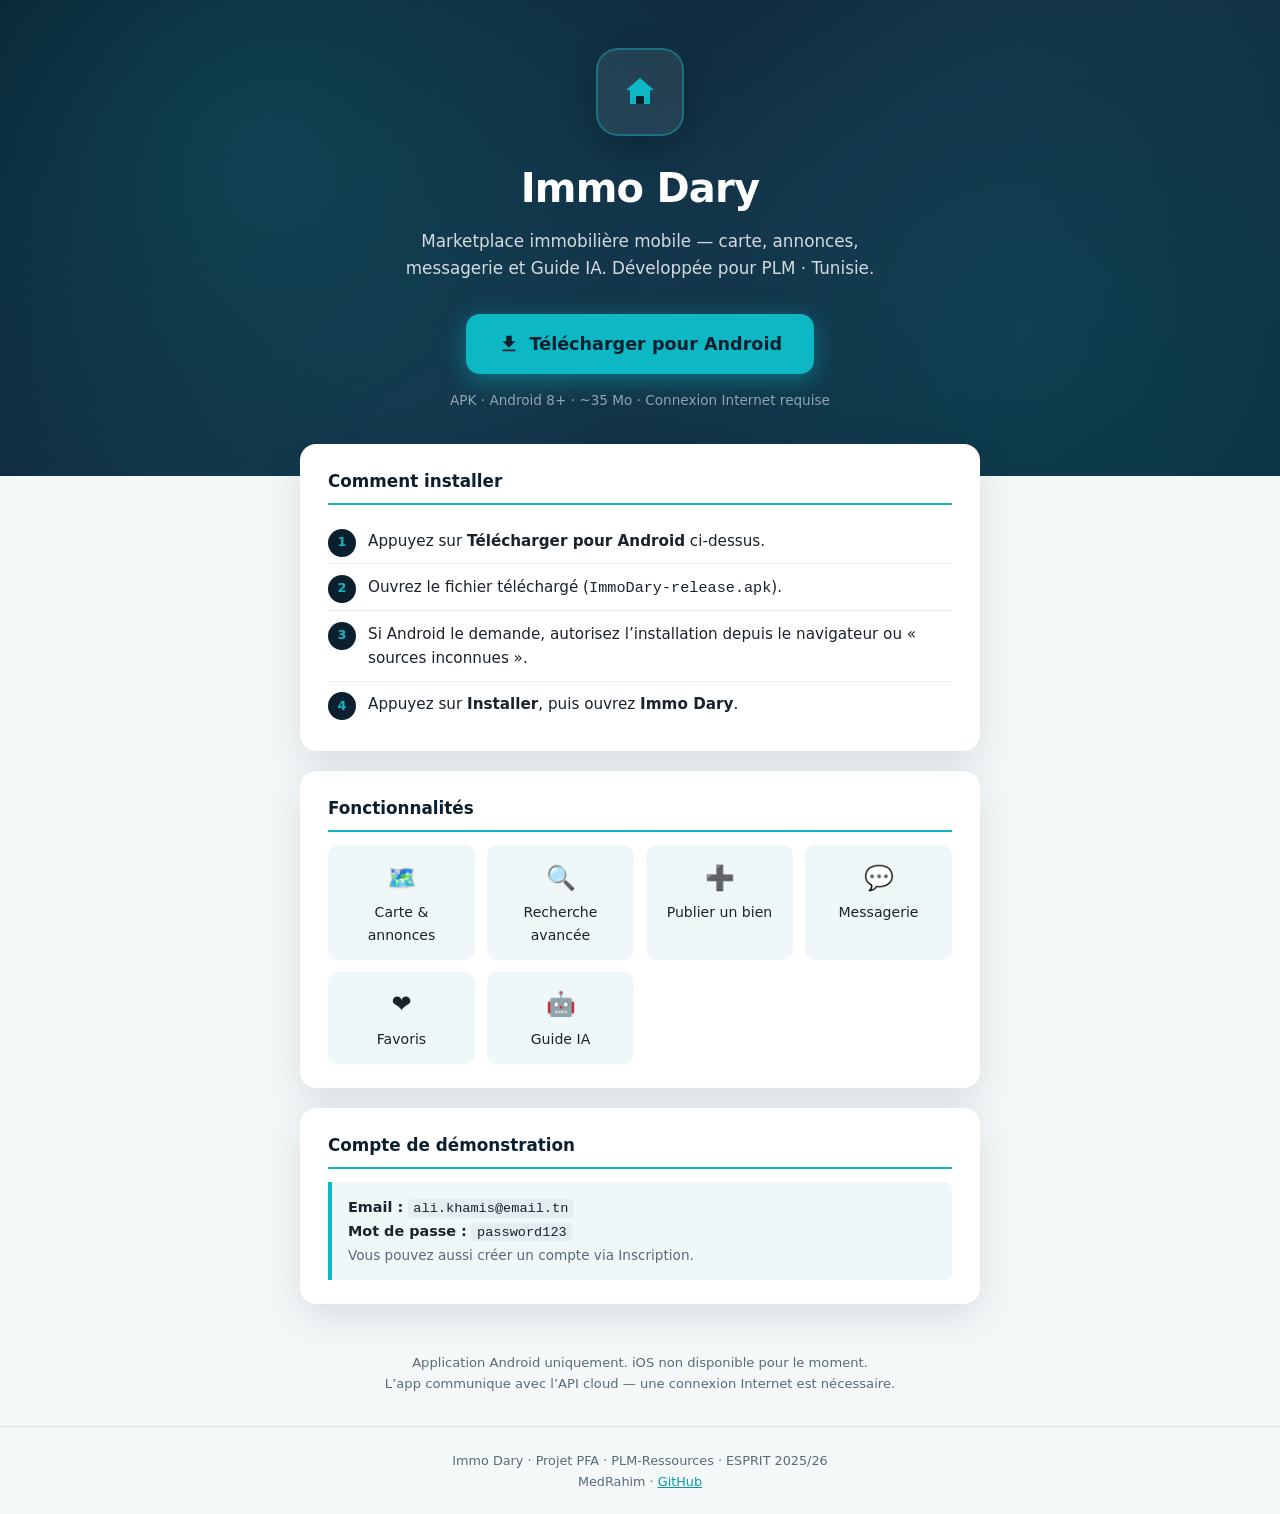
<file: immodary/index.html>
<!DOCTYPE html>
<html lang="fr">
<head>
  <meta charset="UTF-8" />
  <meta name="viewport" content="width=device-width, initial-scale=1.0" />
  <meta name="description" content="Immo Dary — application mobile de gestion immobilière. Téléchargez l'APK Android gratuitement." />
  <meta name="theme-color" content="#0B1F2E" />
  <title>Immo Dary — Télécharger l'application</title>
  <link rel="icon" href="data:image/svg+xml,%3Csvg xmlns='http://www.w3.org/2000/svg' viewBox='0 0 32 32'%3E%3Crect width='32' height='32' rx='8' fill='%230B1F2E'/%3E%3Cpath d='M16 7L7 15h3v9h12v-9h3L16 7z' fill='%230DB8C4'/%3E%3C/svg%3E" />
  <style>
    :root {
      --navy: #0B1F2E;
      --cyan: #0DB8C4;
      --cyan-dark: #0a9aa3;
      --bg: #f4f8f9;
      --text: #1a222c;
      --muted: #5a6a78;
      --card: #ffffff;
      --shadow: 0 12px 40px rgba(11, 31, 46, 0.12);
    }

    * { box-sizing: border-box; margin: 0; padding: 0; }

    body {
      font-family: "Segoe UI", system-ui, -apple-system, sans-serif;
      background: var(--bg);
      color: var(--text);
      line-height: 1.6;
      min-height: 100vh;
    }

    .hero {
      background: linear-gradient(145deg, var(--navy) 0%, #143247 55%, #0a3040 100%);
      color: #fff;
      padding: 3rem 1.25rem 4rem;
      text-align: center;
      position: relative;
      overflow: hidden;
    }

    .hero::before {
      content: "";
      position: absolute;
      inset: 0;
      background:
        radial-gradient(circle at 20% 30%, rgba(13, 184, 196, 0.18) 0%, transparent 45%),
        radial-gradient(circle at 80% 70%, rgba(13, 184, 196, 0.1) 0%, transparent 40%);
      pointer-events: none;
    }

    .hero-inner { position: relative; max-width: 640px; margin: 0 auto; }

    .logo {
      width: 88px;
      height: 88px;
      margin: 0 auto 1.25rem;
      background: rgba(255, 255, 255, 0.08);
      border: 2px solid rgba(13, 184, 196, 0.4);
      border-radius: 22px;
      display: flex;
      align-items: center;
      justify-content: center;
      box-shadow: 0 8px 32px rgba(0, 0, 0, 0.25);
    }

    .logo svg { width: 48px; height: 48px; }

    h1 {
      font-size: clamp(1.75rem, 5vw, 2.5rem);
      font-weight: 700;
      letter-spacing: -0.02em;
      margin-bottom: 0.5rem;
    }

    .tagline {
      font-size: 1.05rem;
      color: rgba(255, 255, 255, 0.82);
      margin-bottom: 2rem;
      max-width: 480px;
      margin-left: auto;
      margin-right: auto;
    }

    .btn-download {
      display: inline-flex;
      align-items: center;
      gap: 0.6rem;
      background: var(--cyan);
      color: var(--navy);
      font-size: 1.1rem;
      font-weight: 700;
      text-decoration: none;
      padding: 1rem 2rem;
      border-radius: 14px;
      box-shadow: 0 6px 24px rgba(13, 184, 196, 0.45);
      transition: transform 0.15s, background 0.15s, box-shadow 0.15s;
    }

    .btn-download:hover {
      background: #12d4e0;
      transform: translateY(-2px);
      box-shadow: 0 10px 32px rgba(13, 184, 196, 0.5);
    }

    .btn-download svg { width: 22px; height: 22px; flex-shrink: 0; }

    .meta {
      margin-top: 1rem;
      font-size: 0.85rem;
      color: rgba(255, 255, 255, 0.55);
    }

    main {
      max-width: 720px;
      margin: -2rem auto 3rem;
      padding: 0 1.25rem;
      position: relative;
    }

    .card {
      background: var(--card);
      border-radius: 16px;
      padding: 1.5rem 1.75rem;
      margin-bottom: 1.25rem;
      box-shadow: var(--shadow);
    }

    .card h2 {
      font-size: 1.05rem;
      color: var(--navy);
      margin-bottom: 0.85rem;
      padding-bottom: 0.5rem;
      border-bottom: 2px solid var(--cyan);
    }

    .steps {
      list-style: none;
      counter-reset: step;
    }

    .steps li {
      counter-increment: step;
      padding: 0.65rem 0 0.65rem 2.5rem;
      position: relative;
      border-bottom: 1px solid #e8eef2;
      font-size: 0.95rem;
    }

    .steps li:last-child { border-bottom: none; }

    .steps li::before {
      content: counter(step);
      position: absolute;
      left: 0;
      top: 0.65rem;
      width: 1.75rem;
      height: 1.75rem;
      background: var(--navy);
      color: var(--cyan);
      font-size: 0.8rem;
      font-weight: 700;
      border-radius: 50%;
      display: flex;
      align-items: center;
      justify-content: center;
    }

    .features {
      display: grid;
      grid-template-columns: repeat(auto-fit, minmax(140px, 1fr));
      gap: 0.75rem;
    }

    .feature {
      background: #f0f7f8;
      border-radius: 10px;
      padding: 0.85rem;
      text-align: center;
      font-size: 0.88rem;
    }

    .feature-icon { font-size: 1.5rem; margin-bottom: 0.25rem; }

    .demo-box {
      background: #f0f7f8;
      border-left: 4px solid var(--cyan);
      padding: 0.85rem 1rem;
      border-radius: 0 8px 8px 0;
      font-size: 0.9rem;
    }

    .demo-box code {
      background: #e2eef0;
      padding: 0.1rem 0.35rem;
      border-radius: 4px;
      font-size: 0.85rem;
    }

    .notice {
      font-size: 0.82rem;
      color: var(--muted);
      text-align: center;
      padding: 0 1rem 2rem;
    }

    footer {
      text-align: center;
      font-size: 0.8rem;
      color: var(--muted);
      padding: 1.5rem;
      border-top: 1px solid #dde5ea;
    }

    @media (max-width: 480px) {
      .hero { padding: 2.5rem 1rem 3.5rem; }
      .card { padding: 1.25rem; }
      .btn-download { width: 100%; justify-content: center; }
    }
  </style>
</head>
<body>

  <header class="hero">
    <div class="hero-inner">
      <div class="logo" aria-hidden="true">
        <svg viewBox="0 0 48 48" fill="none" xmlns="http://www.w3.org/2000/svg">
          <path d="M24 10L10 22h4v14h20V22h4L24 10z" fill="#0DB8C4"/>
          <rect x="20" y="28" width="8" height="8" rx="1" fill="#0B1F2E"/>
        </svg>
      </div>
      <h1>Immo Dary</h1>
      <p class="tagline">
        Marketplace immobilière mobile — carte, annonces, messagerie et Guide IA.
        Développée pour PLM · Tunisie.
      </p>
      <a class="btn-download" href="/immodary/ImmoDary-release.apk" download="ImmoDary-release.apk">
        <svg viewBox="0 0 24 24" fill="currentColor"><path d="M19 9h-4V3H9v6H5l7 7 7-7zM5 18v2h14v-2H5z"/></svg>
        Télécharger pour Android
      </a>
      <p class="meta">APK · Android 8+ · ~35 Mo · Connexion Internet requise</p>
    </div>
  </header>

  <main>
    <section class="card">
      <h2>Comment installer</h2>
      <ol class="steps">
        <li>Appuyez sur <strong>Télécharger pour Android</strong> ci-dessus.</li>
        <li>Ouvrez le fichier téléchargé (<code>ImmoDary-release.apk</code>).</li>
        <li>Si Android le demande, autorisez l’installation depuis le navigateur ou « sources inconnues ».</li>
        <li>Appuyez sur <strong>Installer</strong>, puis ouvrez <strong>Immo Dary</strong>.</li>
      </ol>
    </section>

    <section class="card">
      <h2>Fonctionnalités</h2>
      <div class="features">
        <div class="feature"><div class="feature-icon">🗺️</div>Carte &amp; annonces</div>
        <div class="feature"><div class="feature-icon">🔍</div>Recherche avancée</div>
        <div class="feature"><div class="feature-icon">➕</div>Publier un bien</div>
        <div class="feature"><div class="feature-icon">💬</div>Messagerie</div>
        <div class="feature"><div class="feature-icon">❤️</div>Favoris</div>
        <div class="feature"><div class="feature-icon">🤖</div>Guide IA</div>
      </div>
    </section>

    <section class="card">
      <h2>Compte de démonstration</h2>
      <div class="demo-box">
        <strong>Email :</strong> <code>ali.khamis@email.tn</code><br/>
        <strong>Mot de passe :</strong> <code>password123</code><br/>
        <span style="color:var(--muted);font-size:0.85rem">Vous pouvez aussi créer un compte via Inscription.</span>
      </div>
    </section>
  </main>

  <p class="notice">
    Application Android uniquement. iOS non disponible pour le moment.<br/>
    L’app communique avec l’API cloud — une connexion Internet est nécessaire.
  </p>

  <footer>
    Immo Dary · Projet PFA · PLM-Ressources · ESPRIT 2025/26<br/>
    MedRahim · <a href="https://github.com/MedRahim/GestionImmobiliere" style="color:var(--cyan-dark)">GitHub</a>
  </footer>

</body>
</html>
</file>
